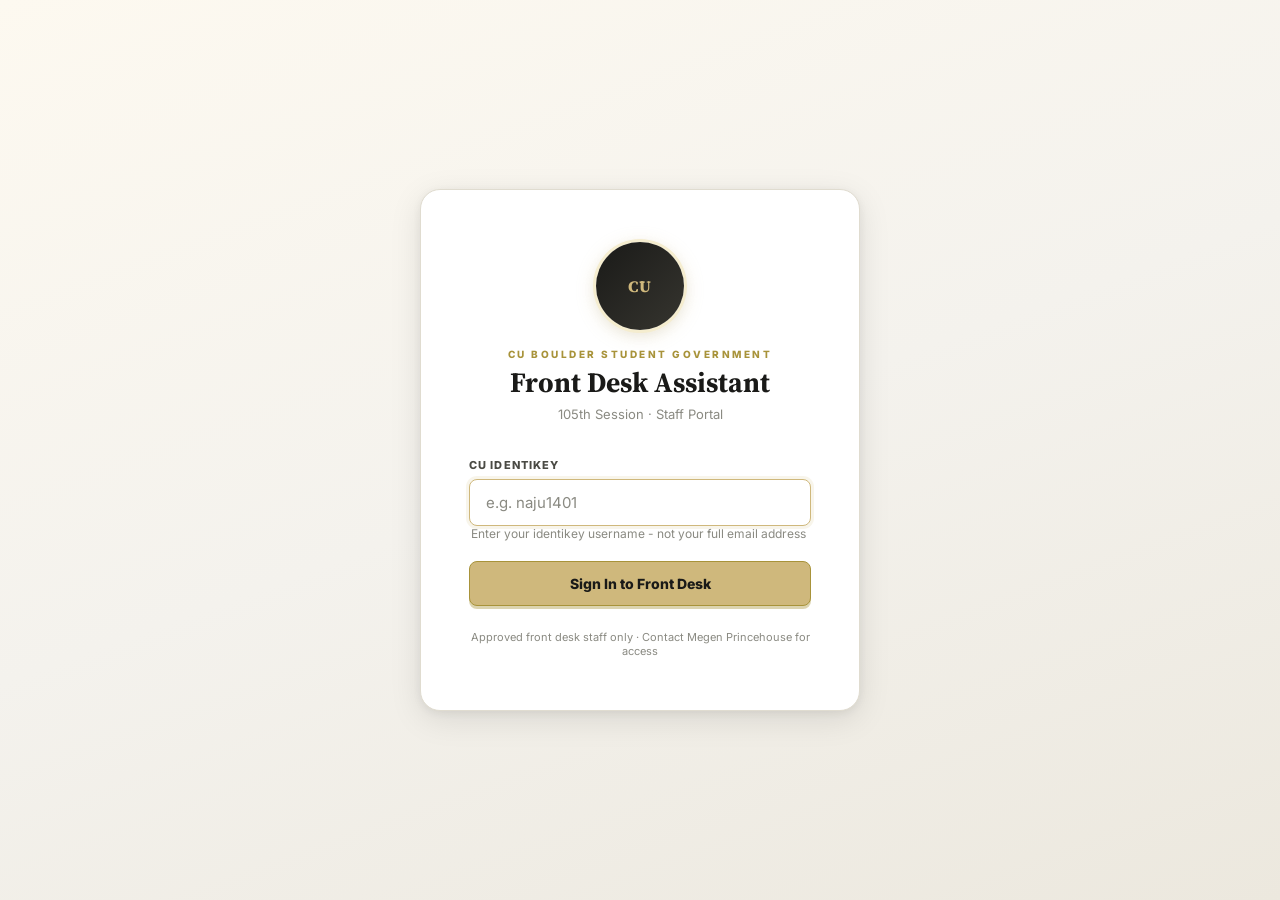
<file: index.html>
<!doctype html>
<html lang="en">
  <head>
    <meta charset="UTF-8" />
    <meta name="viewport" content="width=device-width, initial-scale=1.0" />
    <title>CUSG Front Desk Assistant</title>
    <script type="module" crossorigin src="/assets/index-CKER58tH.js"></script>
    <link rel="stylesheet" crossorigin href="/assets/index-DTYmJb_I.css">
  </head>
  <body>
    <div id="root"></div>
  </body>
</html>
</file>
<file: assets/index-DTYmJb_I.css>
@import "https://fonts.googleapis.com/css2?family=Source+Serif+4:wght@400;600;700&family=Inter:wght@400;500;600;700;800&display=swap";*,:before,:after{box-sizing:border-box;margin:0;padding:0}:root{--gold:#cfb87c;--gold-dark:#a8933a;--gold-bg:#fdf9f0;--gold-light:#f5edcf;--black:#1a1a18;--white:#fff;--offwhite:#fafaf8;--bg:#f4f2ed;--text:#1a1a18;--text2:#4a4a44;--text3:#8a8a82;--border:#e0dcd0;--border2:#d0ccba;--shadow:0 1px 3px #00000014, 0 4px 16px #0000000f;--shadow-lg:0 8px 32px #0000001a, 0 2px 8px #0000000f;--r:12px;--r-sm:8px}html,body,#root{background:var(--bg);min-height:100%;color:var(--text);-webkit-font-smoothing:antialiased;font-family:Inter,sans-serif}button,input,select,textarea{font:inherit}button{cursor:pointer}a{color:inherit}::-webkit-scrollbar{width:5px}::-webkit-scrollbar-track{background:var(--bg)}::-webkit-scrollbar-thumb{background:var(--border2);border-radius:3px}.login-bg{background:linear-gradient(160deg,#fdf9f0 0%,#f4f2ed 50%,#ece8de 100%);justify-content:center;align-items:center;min-height:100vh;padding:20px;display:flex}.login-card{background:var(--white);border:1px solid var(--border);width:100%;max-width:440px;box-shadow:var(--shadow-lg);border-radius:20px;padding:52px 48px;animation:.4s cubic-bezier(.16,1,.3,1) slideUp}.login-logo-area{flex-direction:column;align-items:center;margin-bottom:36px;display:flex}.logo-mark,.sb-logo,.banner-logo{background:linear-gradient(135deg, var(--black), #36352f);width:88px;height:88px;color:var(--gold);letter-spacing:.04em;box-shadow:0 0 0 3px var(--gold-light), 0 4px 20px #cfb87c4d, var(--shadow);border-radius:50%;place-items:center;margin-bottom:18px;font-family:"Source Serif 4",serif;font-weight:800;display:grid}.login-eyebrow{letter-spacing:.25em;text-transform:uppercase;color:var(--gold-dark);margin-bottom:6px;font-size:10px;font-weight:800}.login-title{color:var(--text);text-align:center;font-family:"Source Serif 4",serif;font-size:28px;font-weight:700;line-height:1.2}.login-sub{color:var(--text3);text-align:center;margin-top:6px;font-size:13px}.form-label{letter-spacing:.1em;text-transform:uppercase;color:var(--text2);margin-bottom:7px;font-size:11px;font-weight:800;display:block}.form-input,input,select,textarea{background:var(--offwhite);border:1.5px solid var(--border2);border-radius:var(--r-sm);width:100%;color:var(--text);outline:none;padding:13px 16px;font-size:15px;transition:all .2s}.form-input::placeholder,input::placeholder,textarea::placeholder{color:var(--text3)}.form-input:focus,input:focus,select:focus,textarea:focus{border-color:var(--gold);background:var(--white);box-shadow:0 0 0 3px #cfb87c26}.form-input.shake{border-color:#c0392b;animation:.35s shake}.form-hint{color:var(--text3);margin-bottom:20px;padding-left:2px;font-size:12px}.login-err{color:#9f2f2f;border-radius:var(--r-sm);background:#fff1f1;border:1px solid #f2c6c6;margin-bottom:14px;padding:10px 12px;font-size:13px}.btn-gold{background:var(--gold);width:100%;color:var(--black);border:1px solid var(--gold-dark);border-radius:var(--r-sm);justify-content:center;align-items:center;gap:8px;padding:13px 16px;font-size:14px;font-weight:800;transition:transform .15s,box-shadow .15s,background .15s;display:inline-flex;box-shadow:0 3px #a8933a66}.btn-gold:hover{background:#d7c28a;transform:translateY(-1px);box-shadow:0 4px #a8933a73}.btn-gold:disabled{opacity:.7;cursor:not-allowed}.btn-gold.small{width:auto;min-width:92px}.login-foot{color:var(--text3);text-align:center;margin-top:24px;font-size:11px}.shell{min-height:100vh;display:flex}.sidebar{background:var(--black);width:274px;color:var(--white);border-right:1px solid #cfb87c59;flex-direction:column;display:flex}.sb-brand{border-bottom:1px solid #ffffff1a;align-items:center;gap:14px;padding:24px 20px;display:flex}.sb-logo{width:50px;height:50px;margin:0;box-shadow:0 0 0 2px #cfb87c73}.sb-title{color:var(--gold);font-family:"Source Serif 4",serif;font-size:22px;font-weight:800}.sb-sub{color:#ffffff9e;font-size:12px}.sb-nav{flex-direction:column;flex:1;gap:5px;padding:10px;display:flex}.nav-item{color:#ffffffb8;text-align:left;background:0 0;border:0;border-radius:10px;align-items:center;gap:11px;padding:12px 13px;font-weight:700;display:flex}.nav-item:hover{color:var(--white);background:#ffffff0f}.nav-item.active{background:var(--gold);color:var(--black)}.sb-user{border-radius:var(--r);background:#ffffff0a;border:1px solid #ffffff1a;align-items:center;gap:11px;margin:10px;padding:12px;display:flex}.avatar{background:var(--gold-bg);border:1.5px solid var(--gold);width:38px;height:38px;color:var(--gold-dark);border-radius:50%;flex-shrink:0;place-items:center;font-size:12px;font-weight:800;display:grid}.avatar.large{width:48px;height:48px}.sb-name{font-size:14px;font-weight:800}.sb-role{color:#ffffff8c;font-size:11px}.logout{border-radius:var(--r-sm);color:#ffffffad;background:0 0;border:1px solid #ffffff24;margin:0 10px 14px;padding:10px 12px;font-weight:700}.logout:hover{color:#fff;border-color:#ffffff47}.main{flex:1;min-width:0}.page{max-width:1220px;margin:0 auto;padding:32px}.page-head{margin-bottom:22px}.eyebrow{color:var(--gold-dark);text-transform:uppercase;letter-spacing:.17em;margin-bottom:6px;font-size:11px;font-weight:800}.page-head h1{margin-bottom:8px;font-family:"Source Serif 4",serif;font-size:clamp(30px,4vw,46px);line-height:1.05}.page-head p{color:var(--text2);max-width:720px;line-height:1.6}.welcome-banner{background:var(--white);border:1px solid var(--border);box-shadow:var(--shadow-lg);border-radius:20px;align-items:center;gap:18px;margin-bottom:18px;padding:26px;display:flex}.banner-logo{width:72px;height:72px;margin:0}.greeting{font-family:"Source Serif 4",serif;font-size:30px;font-weight:800}.date{color:var(--text3);margin-top:3px}.secure-pill{border:1px solid var(--gold-light);background:var(--gold-bg);color:var(--gold-dark);border-radius:999px;align-items:center;gap:6px;margin-left:auto;padding:8px 12px;font-size:12px;font-weight:800;display:flex}.home-grid{grid-template-columns:repeat(4,minmax(0,1fr));gap:14px;margin-bottom:18px;display:grid}.home-card{background:var(--white);border:1px solid var(--border);border-radius:var(--r);box-shadow:var(--shadow);text-align:left;align-items:flex-start;gap:13px;padding:18px;transition:all .18s;display:flex}.home-card:hover{border-color:var(--gold);box-shadow:var(--shadow-lg);transform:translateY(-2px)}.home-symbol{background:var(--gold-bg);border:1px solid var(--gold-light);width:37px;height:37px;color:var(--gold-dark);border-radius:50%;place-items:center;font-weight:900;display:grid}.home-card h3{margin-bottom:5px;font-size:15px}.home-card p{color:var(--text3);font-size:12px;line-height:1.45}.section-card,.tip,.chat-shell,.contact-section{background:var(--white);border:1px solid var(--border);border-radius:var(--r);box-shadow:var(--shadow)}.section-card{padding:20px 22px}.section-title{color:var(--text);align-items:center;gap:8px;margin-bottom:13px;font-size:13px;font-weight:800;display:flex}.section-title.extra{margin:26px 0 12px}.steps,.tip-steps{flex-direction:column;gap:9px;display:flex}.step,.tip-step{color:var(--text2);gap:10px;font-size:13px;line-height:1.5;display:flex}.snum{background:var(--gold-light);border:1px solid var(--gold);width:21px;height:21px;color:var(--gold-dark);border-radius:50%;flex-shrink:0;place-items:center;font-size:10px;font-weight:900;display:grid}.chat-page{flex-direction:column;height:100vh;display:flex}.chat-shell{flex-direction:column;flex:1;min-height:0;display:flex;overflow:hidden}.chat-log{flex-direction:column;flex:1;gap:12px;padding:20px;display:flex;overflow-y:auto}.msg{border:1px solid var(--border);background:var(--offwhite);border-radius:16px;max-width:780px;padding:13px 15px;animation:.2s fadeUp}.msg.user{background:var(--gold-bg);border-color:var(--gold-light);margin-left:auto}.msg.assistant{background:#fff;margin-right:auto}.msg-label{letter-spacing:.12em;text-transform:uppercase;color:var(--gold-dark);margin-bottom:6px;font-size:10px;font-weight:900}.msg-text{color:var(--text2);white-space:pre-wrap;font-size:14px;line-height:1.58}.chat-input{border-top:1px solid var(--border);background:var(--offwhite);gap:10px;padding:14px;display:flex}.chat-input textarea{resize:vertical;min-height:54px;max-height:140px}.stats-row{grid-template-columns:repeat(4,minmax(0,1fr));gap:12px;margin-bottom:16px;display:grid}.stat{background:var(--white);border:1px solid var(--border);border-radius:var(--r);box-shadow:var(--shadow);padding:17px}.stat span{color:var(--text3);letter-spacing:.1em;text-transform:uppercase;font-size:11px;font-weight:800}.stat strong{margin-top:3px;font-family:"Source Serif 4",serif;font-size:30px;display:block}.task-add{margin-bottom:16px}.add-grid{grid-template-columns:2fr 1fr 1fr 1fr 1fr auto;gap:10px;display:grid}.task-tools{gap:10px;margin-bottom:14px;display:flex}.searchbox{background:var(--white);border:1px solid var(--border2);border-radius:var(--r-sm);flex:1;align-items:center;gap:8px;padding-left:12px;display:flex}.searchbox input{box-shadow:none;background:0 0;border:0}.searchbox input:focus{box-shadow:none}.task-list{flex-direction:column;gap:10px;display:flex}.task-row{background:var(--white);border:1px solid var(--border);border-radius:var(--r);box-shadow:var(--shadow);align-items:center;gap:12px;padding:14px;display:flex}.check{color:var(--gold-dark);background:0 0;border:0;place-items:center;display:grid}.check.done{color:#2f7d47}.task-main{flex:1;min-width:0}.task-text{margin-bottom:5px;font-weight:800}.task-meta{color:var(--text3);flex-wrap:wrap;gap:7px;font-size:11px;display:flex}.task-meta span{border:1px solid var(--border);background:var(--offwhite);border-radius:999px;padding:3px 8px}.task-meta .priority{color:var(--gold-dark);border-color:var(--gold-light);background:var(--gold-bg);font-weight:800}.task-buttons{align-items:center;gap:5px;display:flex}.task-buttons button{border:1px solid var(--border);background:var(--offwhite);width:32px;height:32px;color:var(--text2);border-radius:8px;place-items:center;font-weight:900;display:grid}.task-buttons .delete{color:#a03939}.empty{background:var(--white);border:1px dashed var(--border2);border-radius:var(--r);color:var(--text3);text-align:center;padding:26px}.tool-grid{grid-template-columns:repeat(auto-fill,minmax(230px,1fr));gap:12px;display:grid}.tool-card{background:var(--white);border:1px solid var(--border);border-radius:var(--r);box-shadow:var(--shadow);padding:18px 20px;text-decoration:none;transition:all .2s;display:block}.tool-card:hover{border-color:var(--gold);box-shadow:var(--shadow-lg);transform:translateY(-2px)}.tool-top{align-items:center;gap:10px;margin-bottom:5px;font-size:14px;font-weight:800;display:flex}.tool-top .ext{color:var(--text3);margin-left:auto}.tool-card p{color:var(--text3);font-size:12px;line-height:1.45}.contacts-wrap{gap:16px;display:grid}.contact-section{padding:18px 20px}.csec-title{letter-spacing:.18em;text-transform:uppercase;color:var(--gold-dark);border-bottom:2px solid var(--gold-light);margin-bottom:10px;padding-bottom:7px;font-size:10px;font-weight:900}.crow{border-bottom:1px solid var(--border);align-items:center;gap:12px;padding:10px 0;display:flex}.crow:last-child{border-bottom:0}.cav{background:var(--gold-bg);border:1.5px solid var(--gold-light);width:33px;height:33px;color:var(--gold-dark);border-radius:50%;flex-shrink:0;place-items:center;font-size:12px;font-weight:900;display:grid}.cname{color:var(--text);font-size:13px;font-weight:800}.crole{color:var(--text3);font-size:11px}.cemail{color:var(--gold-dark);margin-left:auto;font-size:12px;font-weight:700;text-decoration:none}.cemail:hover{text-decoration:underline}.tip{border-left:3px solid var(--gold);margin-top:14px;padding:18px 22px}.tip-title{color:var(--text);align-items:center;gap:8px;margin-bottom:10px;font-size:13px;font-weight:800;display:flex}.tip p{color:var(--text2);font-size:13px;line-height:1.55}@keyframes slideUp{0%{opacity:0;transform:translateY(18px)scale(.98)}to{opacity:1;transform:translateY(0)scale(1)}}@keyframes fadeUp{0%{opacity:0;transform:translateY(7px)}to{opacity:1;transform:translateY(0)}}@keyframes shake{0%,to{transform:translate(0)}25%{transform:translate(-7px)}75%{transform:translate(7px)}}@media (width<=920px){.home-grid,.stats-row{grid-template-columns:repeat(2,minmax(0,1fr))}.add-grid{grid-template-columns:1fr 1fr}}@media (width<=768px){.shell{flex-direction:column}.sidebar{width:100%;height:auto}.sb-brand{padding:14px 16px}.sb-nav{flex-direction:row;padding:8px;display:flex;overflow-x:auto}.nav-item{white-space:nowrap;flex-shrink:0}.sb-user,.logout{display:none}.page{padding:18px}.chat-page{height:auto;min-height:calc(100vh - 130px)}.welcome-banner{flex-direction:column;align-items:flex-start}.secure-pill{margin-left:0}.chat-input{flex-direction:column}.btn-gold.small{width:100%}}@media (width<=560px){.login-card{padding:38px 26px}.home-grid,.stats-row,.add-grid{grid-template-columns:1fr}.task-tools{flex-direction:column}.task-row{align-items:flex-start}.task-buttons{flex-direction:column}.crow{align-items:flex-start}.cemail{word-break:break-all;margin-left:0;display:block}}
</file>
